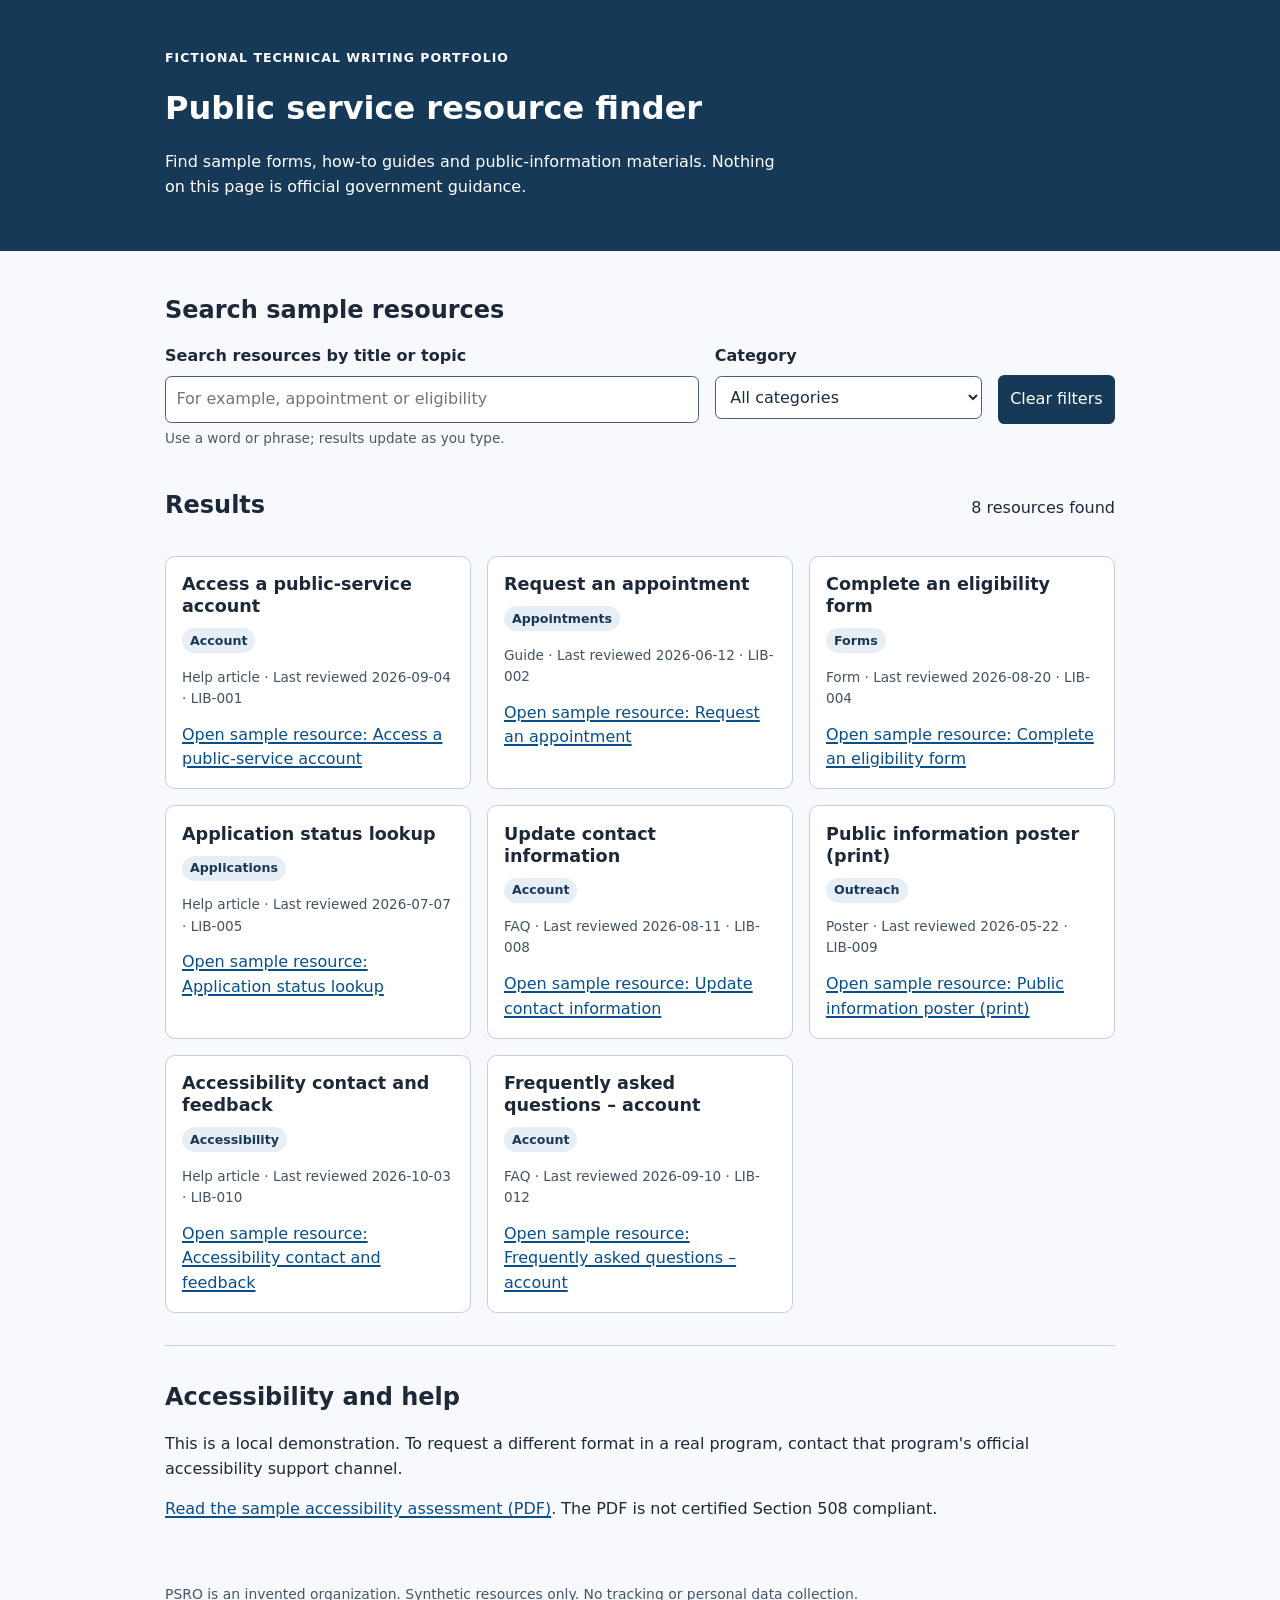
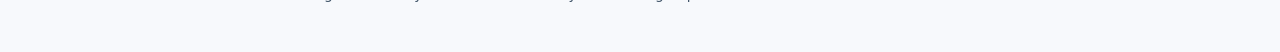
<file: 05-Federal-Digital-Content-Accessibility-Analytics/toolkit/index.html>
<!doctype html>
<html lang="en"><head><meta charset="utf-8"><meta name="viewport" content="width=device-width,initial-scale=1">
<meta name="description" content="Fictional public-service resource finder demonstrating technical writing and accessible interface patterns.">
<title>PSRO Resource Finder — Fictional Demonstration</title><link rel="stylesheet" href="styles.css"></head>
<body><a class="skip" href="#main">Skip to main content</a>
<header><div class="container"><p class="eyebrow">FICTIONAL TECHNICAL WRITING PORTFOLIO</p><h1>Public service resource finder</h1><p>Find sample forms, how-to guides and public-information materials. Nothing on this page is official government guidance.</p></div></header>
<main id="main" class="container"><section aria-labelledby="search-heading"><h2 id="search-heading">Search sample resources</h2>
<div class="controls"><div class="field"><label for="search">Search resources by title or topic</label><input id="search" type="search" autocomplete="off" placeholder="For example, appointment or eligibility" aria-describedby="search-tip"><p class="tip" id="search-tip">Use a word or phrase; results update as you type.</p></div>
<div class="field"><label for="category">Category</label><select id="category"><option value="">All categories</option></select></div>
<div class="buttons"><button type="button" id="reset">Clear filters</button></div></div></section>
<section aria-labelledby="results-title"><div class="resultshead"><h2 id="results-title">Results</h2><p id="count" role="status" aria-live="polite" aria-atomic="true"></p></div>
<ul id="results" class="cards"></ul><p id="empty" hidden>No results match these filters. Try a shorter search, choose All categories, or use Clear filters.</p></section>
<section aria-labelledby="help-heading" class="help"><h2 id="help-heading">Accessibility and help</h2><p>This is a local demonstration. To request a different format in a real program, contact that program's official accessibility support channel.</p><p><a href="../documents/03_Section_508_Accessibility_Assessment.pdf">Read the sample accessibility assessment (PDF)</a>. The PDF is not certified Section 508 compliant.</p></section>
</main><footer class="container"><p>PSRO is an invented organization. Synthetic resources only. No tracking or personal data collection.</p></footer>
<script src="resources.js"></script><script src="script.js"></script></body></html>
</file>
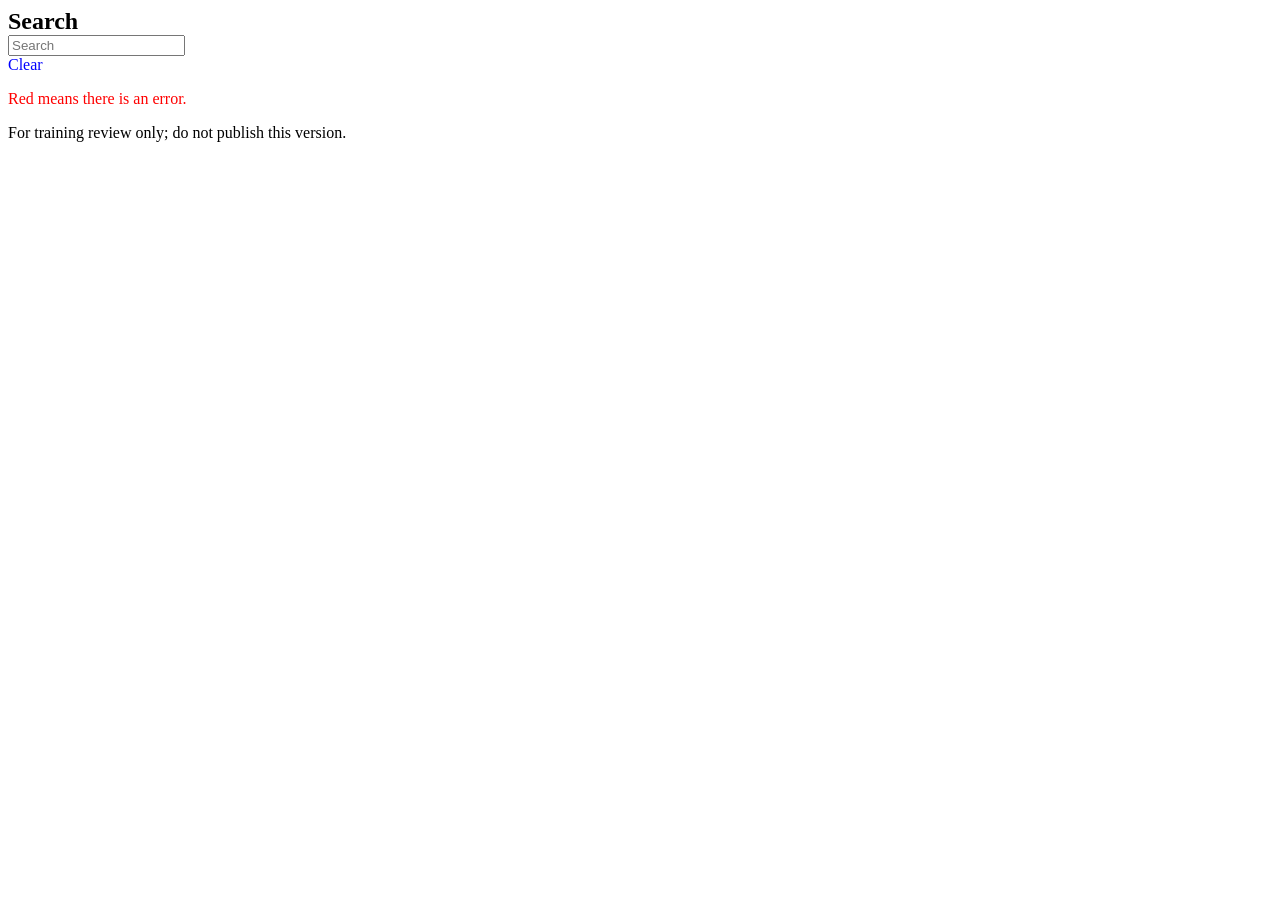
<file: 05-Federal-Digital-Content-Accessibility-Analytics/toolkit/intentionally_flawed_DO_NOT_PUBLISH.html>
<!doctype html><html><head><title>Intentionally flawed accessibility example</title></head><body><div style="font-size:24px;font-weight:bold">Search</div><input id="q" placeholder="Search"><div onclick="alert('cleared')" style="color:blue">Clear</div><p style="color:red">Red means there is an error.</p><div>For training review only; do not publish this version.</div></body></html>
</file>
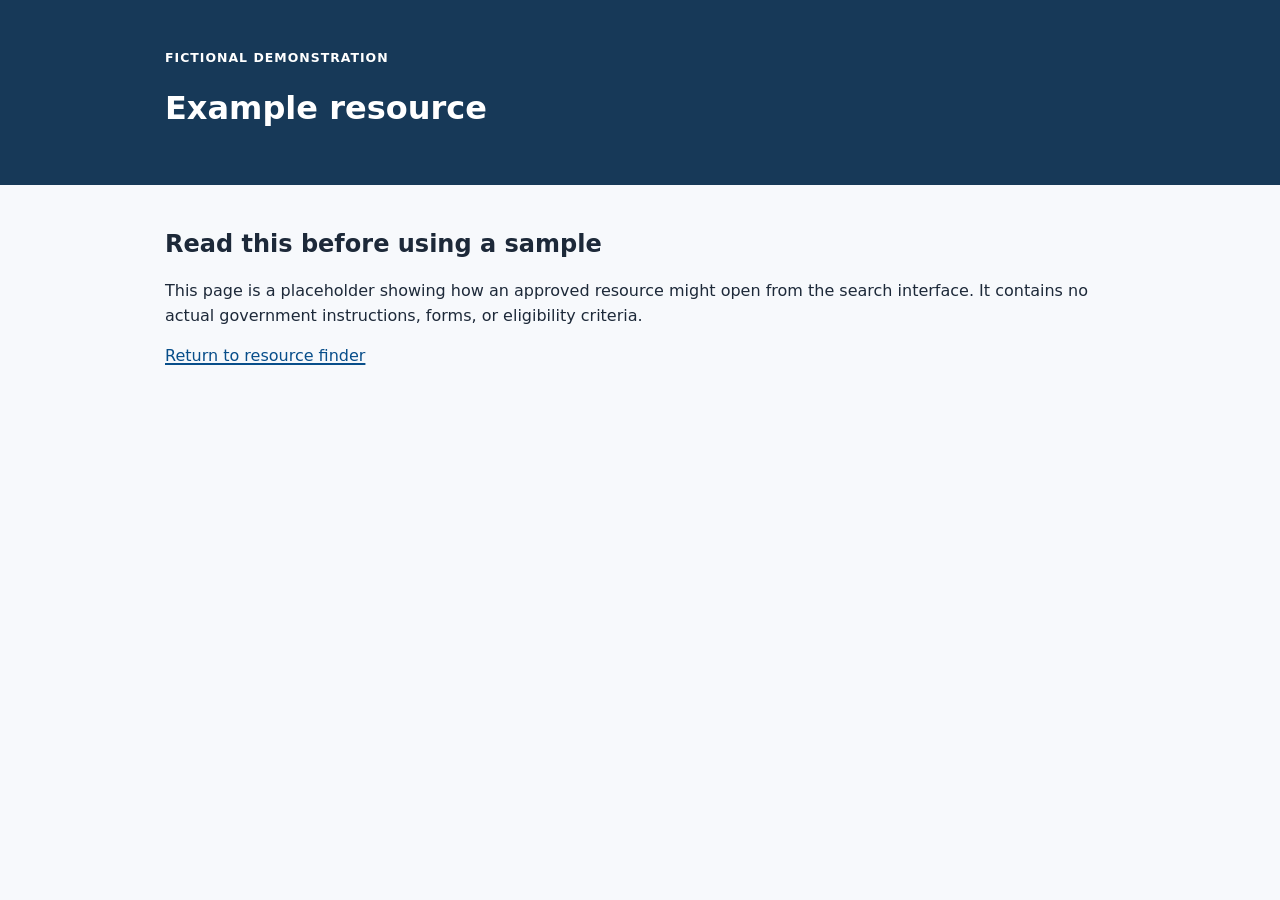
<file: 05-Federal-Digital-Content-Accessibility-Analytics/toolkit/sample-resource.html>
<!doctype html><html lang="en"><head><meta charset="utf-8"><meta name="viewport" content="width=device-width,initial-scale=1"><title>Sample Resource — Fictional PSRO</title><link rel="stylesheet" href="styles.css"></head><body><a class="skip" href="#main">Skip to main content</a><header><div class="container"><p class="eyebrow">FICTIONAL DEMONSTRATION</p><h1>Example resource</h1></div></header><main id="main" class="container"><h2>Read this before using a sample</h2><p>This page is a placeholder showing how an approved resource might open from the search interface. It contains no actual government instructions, forms, or eligibility criteria.</p><p><a href="index.html">Return to resource finder</a></p></main></body></html>
</file>
<file: 05-Federal-Digital-Content-Accessibility-Analytics/toolkit/styles.css>
*{box-sizing:border-box}html{scroll-behavior:smooth}body{margin:0;color:#1d2939;background:#f7f9fc;font:16px/1.55 system-ui,-apple-system,Segoe UI,Arial,sans-serif}h1,h2,h3{line-height:1.25}header{background:#173958;color:white;padding:2.2rem 0}header p{max-width:62ch}.eyebrow{font-size:.78rem;letter-spacing:.08em;font-weight:750}.container{max-width:990px;margin:0 auto;padding:0 1.25rem}main{padding-top:1.5rem!important;padding-bottom:2rem!important}.skip{position:absolute;left:1rem;top:-8rem;background:#fff;color:#142e49;padding:.5rem;z-index:2}.skip:focus{top:.5rem}:focus-visible{outline:3px solid #ba5000;outline-offset:3px}.controls{display:grid;grid-template-columns:2fr 1fr auto;gap:1rem;align-items:start;margin:1rem 0}.field label{display:block;font-weight:700;margin-bottom:.4rem}input,select,button{font:inherit;border:1.5px solid #495d6e;border-radius:.4rem;padding:.65rem;width:100%;background:white;color:#172f45}button{width:auto;margin-top:1.9rem;cursor:pointer;background:#173958;color:#fff;border:2px solid #173958}button:hover{background:#285579}a{color:#084e8a;text-decoration-thickness:2px;text-underline-offset:2px}.tip{font-size:.85rem;color:#48596a;margin:.3rem 0}.resultshead{display:flex;align-items:baseline;justify-content:space-between;gap:1rem}.cards{padding:0;list-style:none;display:grid;grid-template-columns:repeat(auto-fit,minmax(260px,1fr));gap:1rem}.cards li{background:#fff;border:1px solid #c2cfdb;border-radius:.6rem;padding:1rem}.cards h3{font-size:1.1rem;margin:.1rem 0 .6rem}.tag{font-size:.79rem;font-weight:700;color:#173958;background:#e7eef5;border-radius:99px;padding:.18rem .5rem;display:inline-block}.meta{font-size:.85rem;color:#435362}.help{margin-top:2rem;border-top:1px solid #c5d1de;padding-top:1rem}footer{padding-bottom:2rem!important;color:#42566a;font-size:.87rem}@media(max-width:670px){.controls{display:block}.field{margin-bottom:1rem}button{margin-top:0}.resultshead{display:block}}@media(prefers-reduced-motion:reduce){html{scroll-behavior:auto}}
</file>
